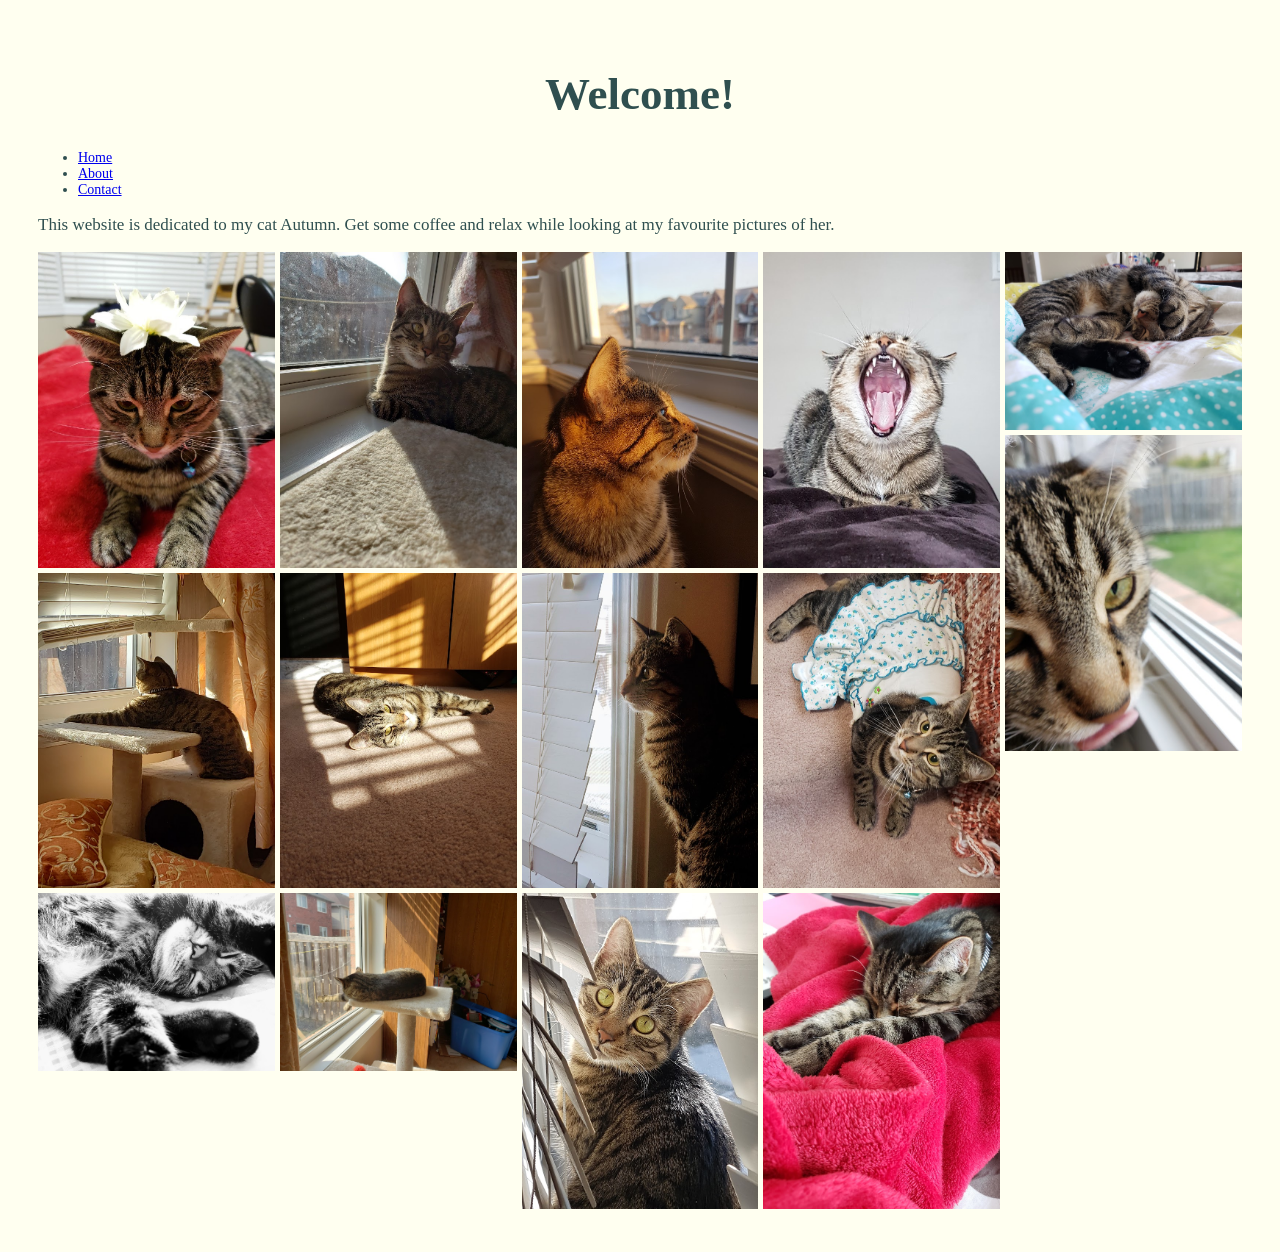
<file: index.html>
<!--
  Name: Yusra Hassan
  Date: January 31, 2021 -
  Description: A clean and simple website title page
  Purpose: Practice with code formatting, lists, some CSS properties; Summary of what I've learned
-->

<!DOCTYPE html>
<html lang="en-ca">
<head> <!--Setting character set, title and style-->
  <meta charset="UTF-8">
  <meta name="viewport" content="width=device-width, initial-scale=1.0">
  <title>Home</title>
  <link rel="stylesheet" href = "style.css">
</head>
<body>
  <h1>Welcome!</h1>
  <ul> <!--Navigation bar-->
    <li><a href="index.html" target = "_self" title = "Home">Home</a></li>
    <li><a href="about.html" target = "_self" title = "Learn about me">About</a></li>
    <li><a href="contact.html" target = "_self" title = "Contact me">Contact</a></li>
  </ul>
  <p>This website is dedicated to my cat Autumn. Get some coffee
 and relax while looking at my favourite pictures of her.</p>
  
  <div id="gallery">
    <img src="autumn1.png">
    <img src="autumn2.png">
    <img src="autumn3.png">
    <img src="autumn4.png">
    <img src="autumn5.png">
    <img src="autumn6.png">
    <img src="autumn7.png">
    <img src="autumn8.png">
    <img src="autumn9.png">
    <img src="autumn10.png">
    <img src="autumn11.png">
    <img src="autumn12.png">
    <img src="autumn13.png">
    <img src="autumn14.png">
  </div>

</body>
</html>
</file>
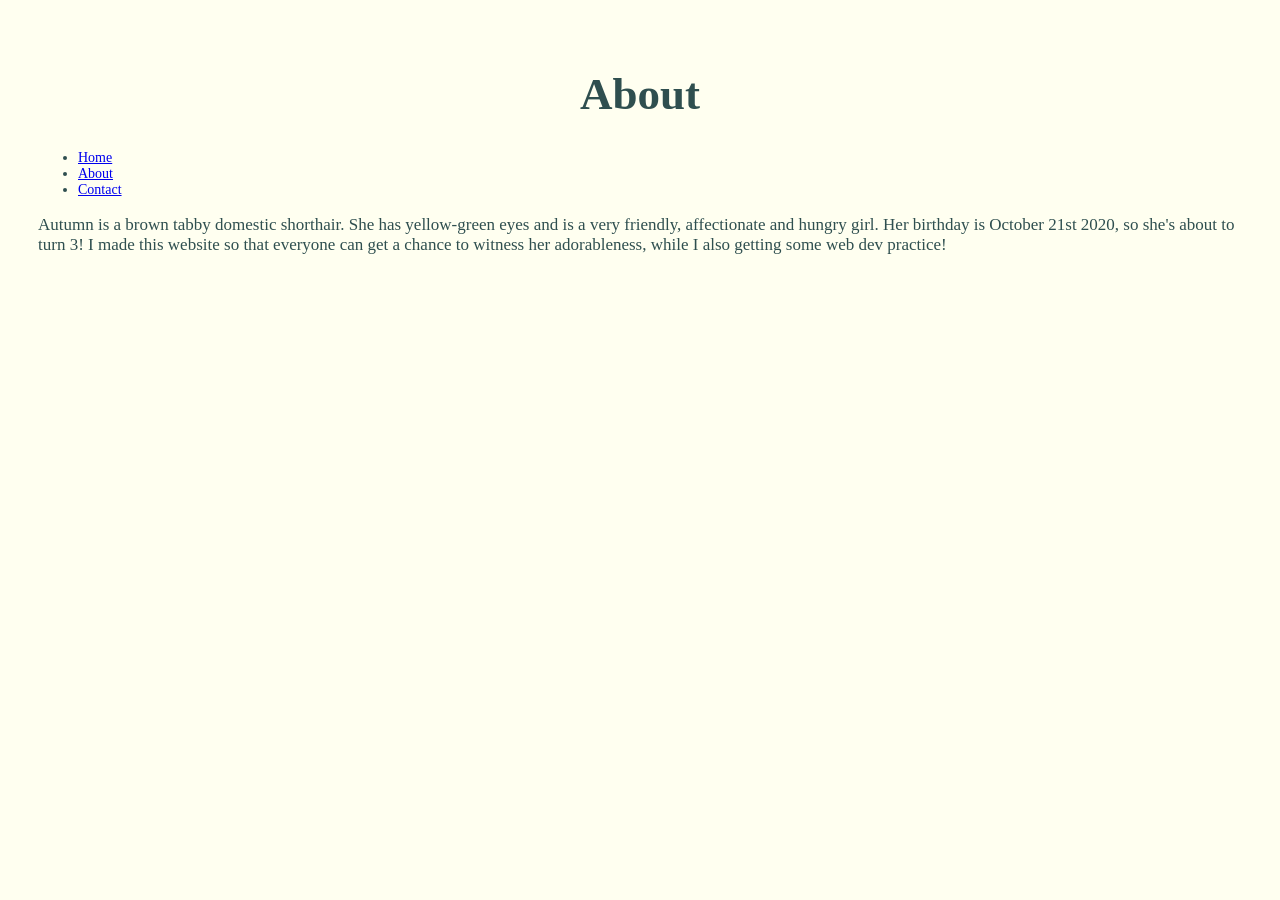
<file: about.html>
<!--
  Name: Yusra Hassan
  Date: January 31, 2021 -
  Description: A clean and simple website title page
  Purpose: Practice with code formatting, lists, some CSS properties; Summary of what I've learned
-->

<!DOCTYPE html>
<html lang="en-ca">
<head> <!--Setting character set, title and style-->
  <meta charset="UTF-8">
  <meta name="viewport" content="width=device-width, initial-scale=1.0">
  <title>About me</title>
  <link rel="stylesheet" href = "style.css">
</head>
<body>
  <h1>About</h1>
  <ul> <!--Navigation bar-->
    <li><a href="index.html" target = "_self" title = "Home">Home</a></li>
    <li><a href="about.html" target = "_self" title = "Learn about me">About</a></li>
    <li><a href="contact.html" target = "_self" title = "Contact me">Contact</a></li>
  </ul>
  <p>Autumn is a brown tabby domestic shorthair. She has yellow-green eyes and is a very
 friendly, affectionate and hungry girl. Her birthday is October 21st 2020,
 so she's about to turn 3! I made this website so that everyone can get a chance to witness
 her adorableness, while I also getting some web dev practice!</p>
</body>
</html>
</file>
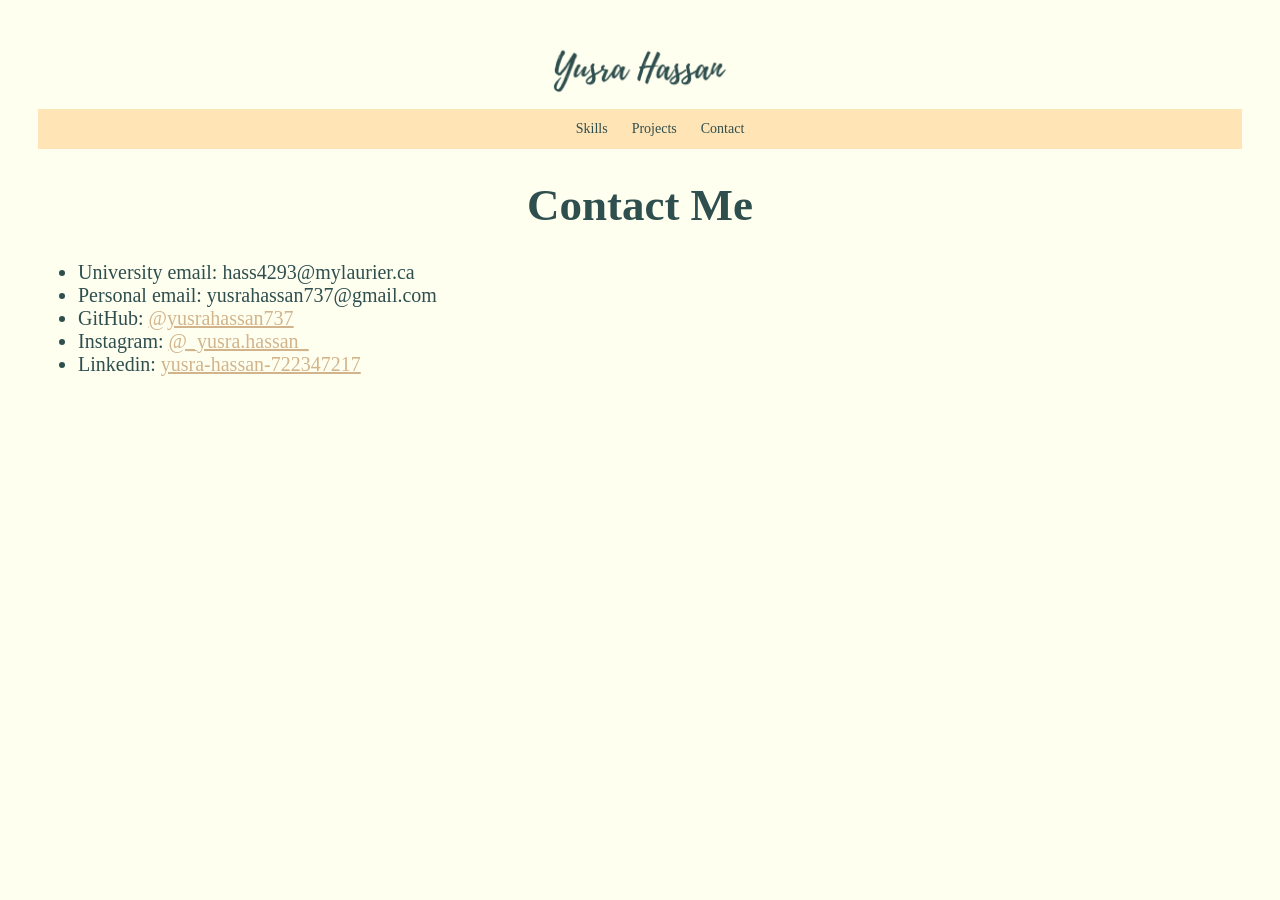
<file: contact.html>
<!DOCTYPE html>
<html lang="en-ca">
<head> <!--Setting character set, title and style-->
  <meta charset="UTF-8">
  <meta name="viewport" content="width=device-width, initial-scale=1.0">
  <title>Contact me</title>
  <link rel="stylesheet" href = "style.css">
</head>
<body>
  <div>
    <img src="logo.png" alt="Yusra Hassan" style = "display:block; margin-left:auto; margin-right:auto; width:15%;">
    <ul id = "nav-bar"> <!--Navigation bar-->
      <li><a href="skills.html" target = "_self" title = "Skills">Skills</a></li>
      <li><a href="projects.html" target = "_self" title = "Projects">Projects</a></li>
      <li><a href="contact.html" target = "_self" title = "Contact me">Contact</a></li>
    </ul>
    <h1>Contact Me</h1>
  </div>
  <div id = "contacts">
    <ul>
      <li>University email: hass4293@mylaurier.ca</li>
      <li>Personal email: yusrahassan737@gmail.com</li>
      <li>GitHub: <a href = "https://github.com/yusrahassan737" target = "_blank">@yusrahassan737</a></li>
      <li>Instagram: <a href = "https://www.instagram.com/_yusra.hassan_/" target = "_blank">@_yusra.hassan_</a></li>
      <li>Linkedin: <a href = "https://www.linkedin.com/in/yusra-hassan-722347217/" target = "_blank">yusra-hassan-722347217</a></li>
    </ul>
  </div>
</body>
</html>
</file>
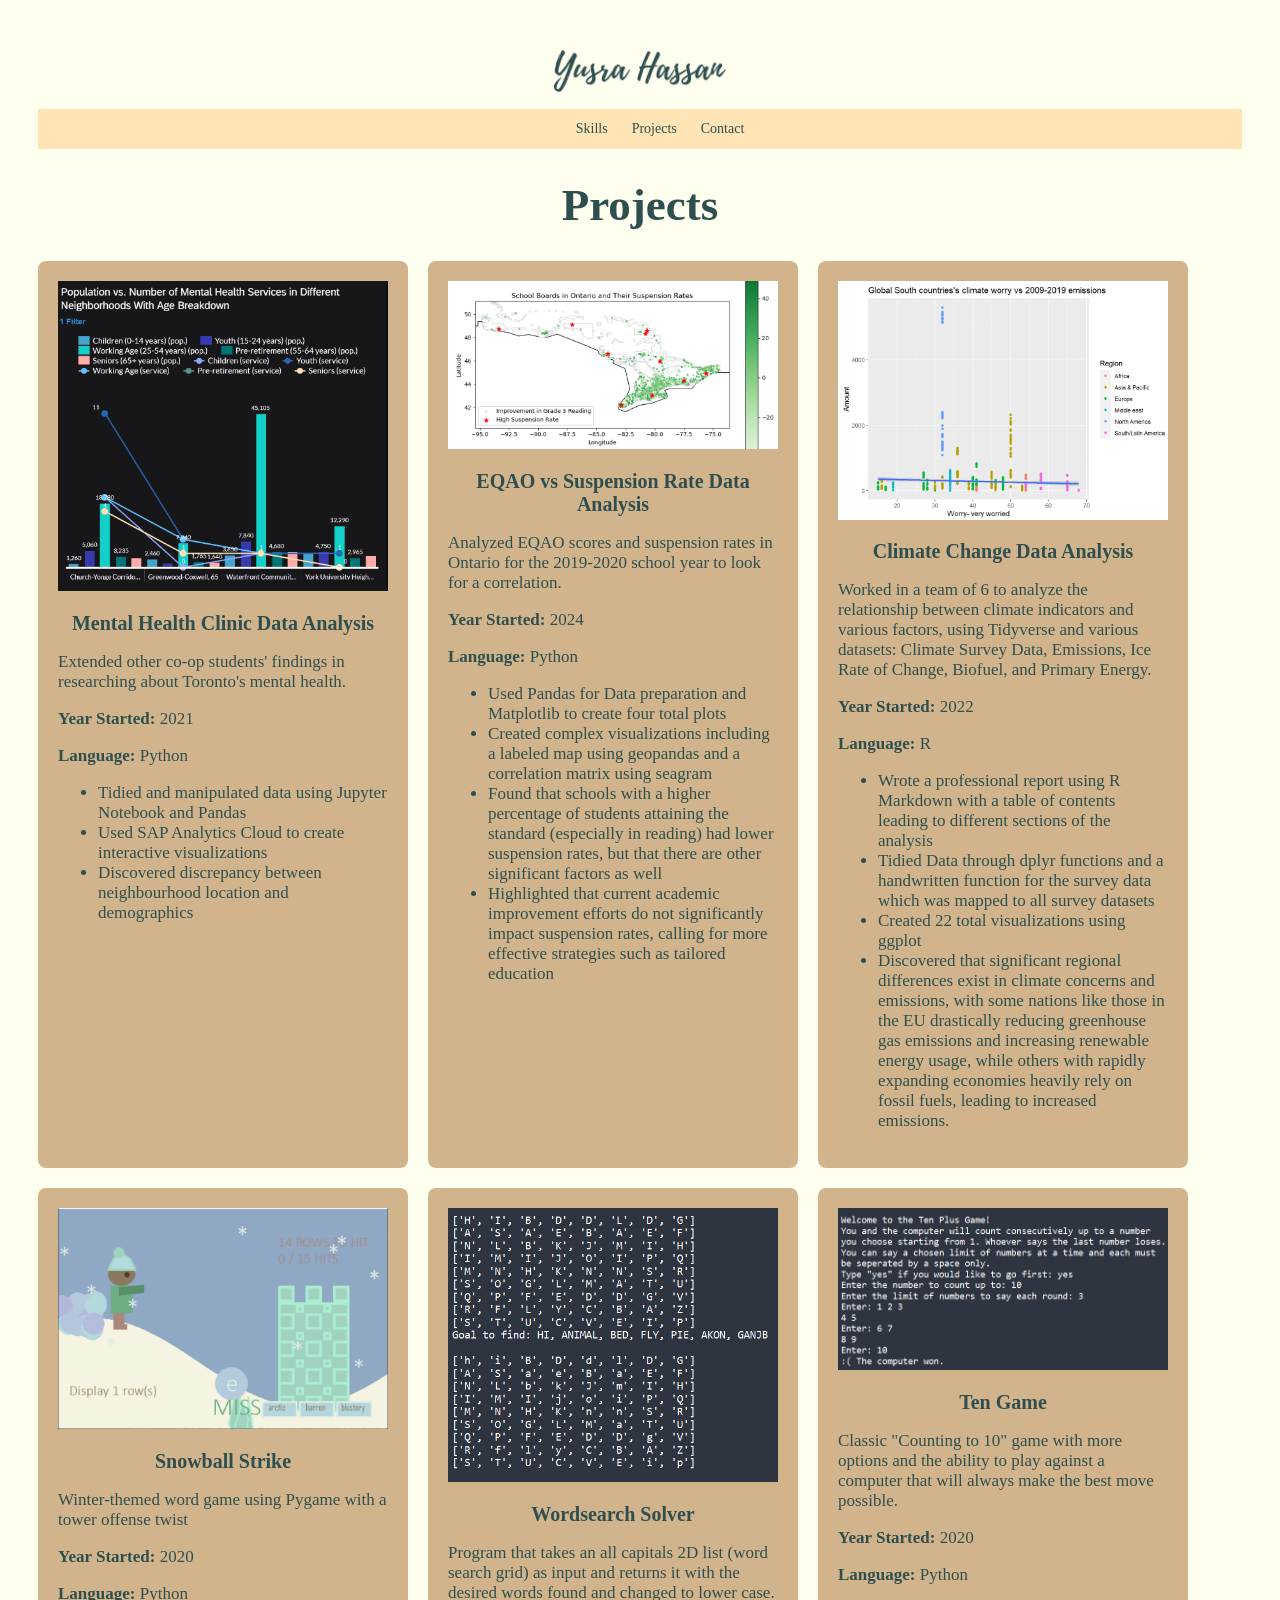
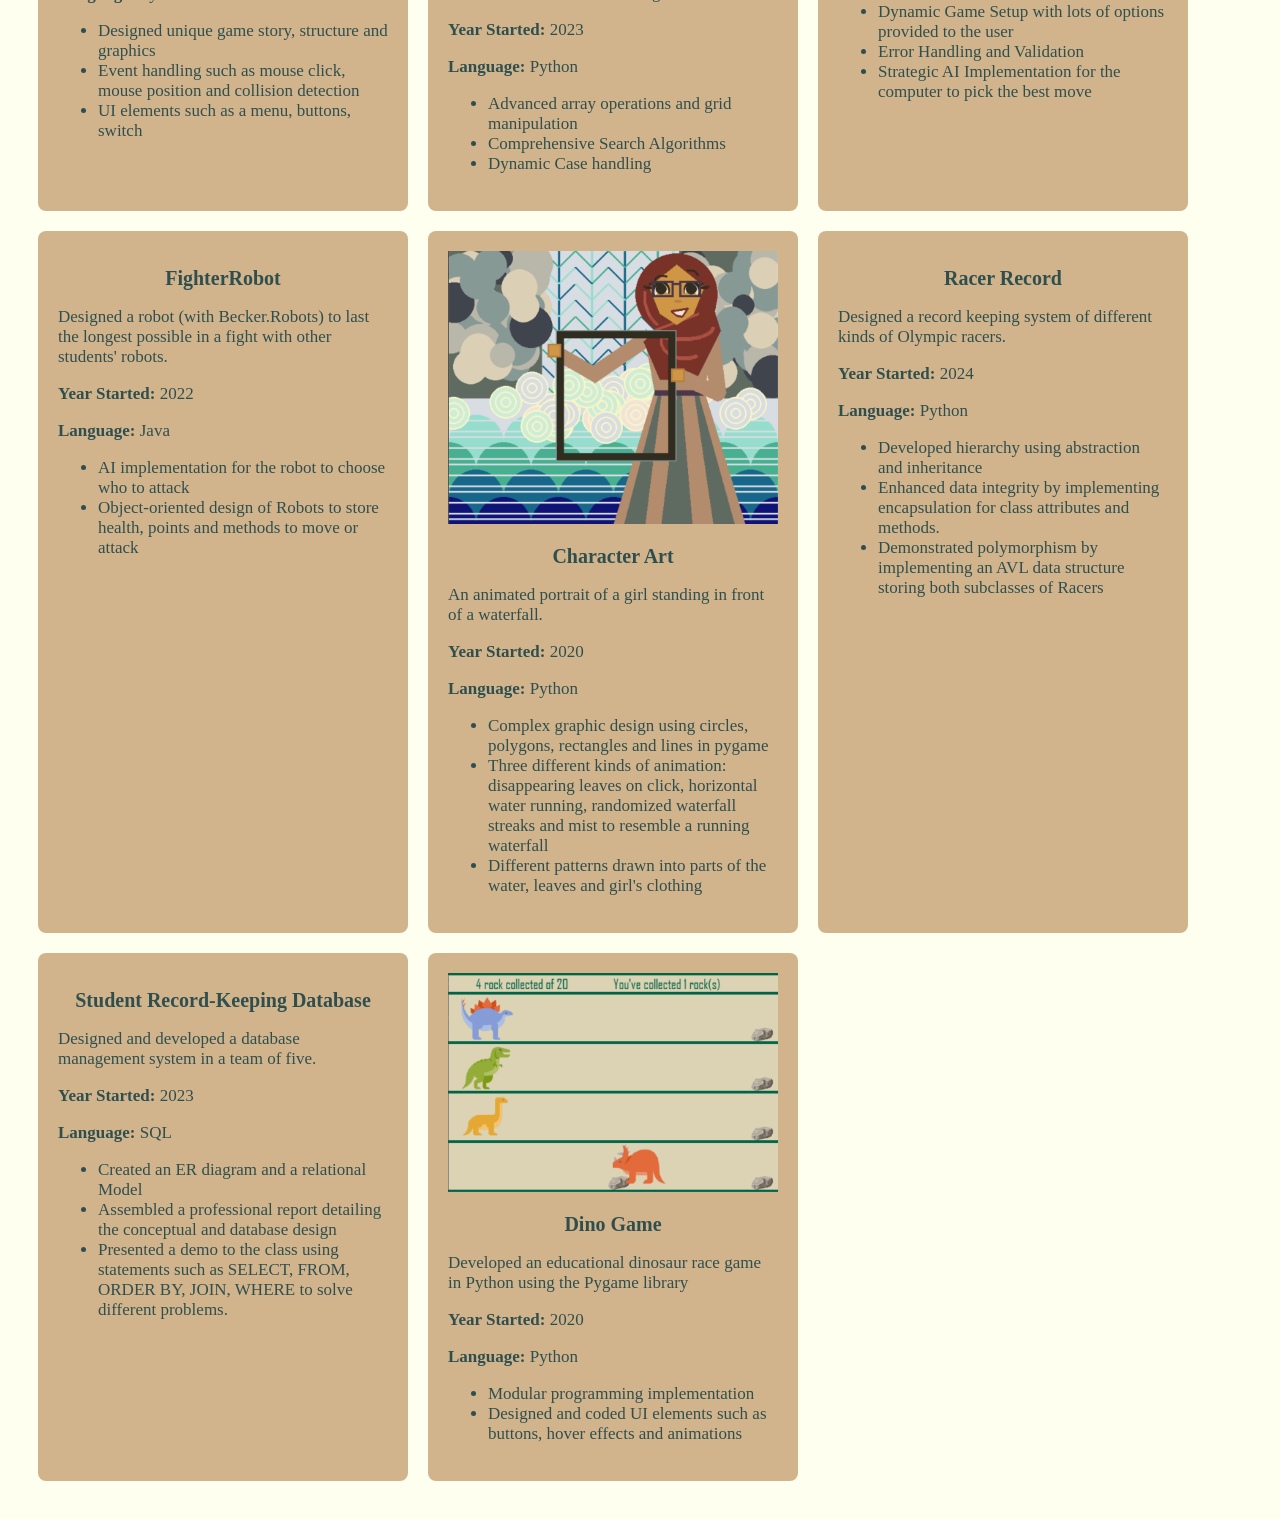
<file: projects.html>
<!--
  Name: Yusra Hassan
  Date: January 31, 2021 -
  Description: A clean and simple website title page
  Purpose: Practice with code formatting, lists, some CSS properties; Summary of what I've learned
-->

<!DOCTYPE html>
<html lang="en-ca">
<head> <!--Setting character set, title and style-->
  <meta charset="UTF-8">
  <meta name="viewport" content="width=device-width, initial-scale=1.0">
  <title>About me</title>
  <link rel="stylesheet" href = "style.css">
</head>
<body>
  <div>
    <img src="logo.png" alt="Yusra Hassan" style = "display:block; margin-left:auto; margin-right:auto; width:15%;">
    <ul id = "nav-bar"> <!--Navigation bar-->
      <li><a href="skills.html" target = "_self" title = "Skills">Skills</a></li>
      <li><a href="projects.html" target = "_self" title = "Projects">Projects</a></li>
      <li><a href="contact.html" target = "_self" title = "Contact me">Contact</a></li>
    </ul>
    <h1>Projects</h1>
  </div>
  <div class = "project-list">
    <div class="project">
      <img src="mental.png">
      <h2>Mental Health Clinic Data Analysis</h2>
      <p>Extended other co-op students' findings in researching about Toronto's mental health.</p>
      <p><strong>Year Started:</strong> 2021</p>
      <p><strong>Language:</strong> Python</p>
      <ul>
        <li>Tidied and manipulated data using Jupyter Notebook and Pandas</li>
        <li>Used SAP Analytics Cloud to create interactive visualizations</li>
        <li>Discovered discrepancy between neighbourhood location and demographics</li>
      </ul>
    </div>

    <div class="project">
      <img src="eqao.png">
      <h2>EQAO vs Suspension Rate Data Analysis</h2>
      <p>Analyzed EQAO scores and suspension rates in Ontario for the 2019-2020 school year to look for a correlation.</p>
      <p><strong>Year Started:</strong> 2024</p>
      <p><strong>Language:</strong> Python</p>
      <ul>
        <li>Used Pandas for Data preparation and Matplotlib to create four total plots</li>
        <li>Created complex visualizations including a labeled map using geopandas and a correlation matrix using seagram</li>
        <li>Found that schools with a higher percentage of students attaining the standard (especially in reading) had lower suspension rates, but that there are other significant factors as well</li>
        <li>Highlighted that current academic improvement efforts do not significantly impact suspension rates, calling for more effective strategies such as tailored education</li>
      </ul>
    </div>

    <div class="project">
      <img src="climate.png">
      <h2>Climate Change Data Analysis</h2>
      <p>Worked in a team of 6 to analyze the relationship between climate indicators and various factors, using Tidyverse and various datasets: Climate Survey Data, Emissions, Ice Rate of Change, Biofuel, and Primary Energy.</p>
      <p><strong>Year Started:</strong> 2022</p>
      <p><strong>Language:</strong> R</p>
      <ul>
        <li>Wrote a professional report using R Markdown with a table of contents leading to different sections of the analysis</li>
        <li>Tidied Data through dplyr functions and a handwritten function for the survey data which was mapped to all survey datasets</li>
        <li>Created 22 total visualizations using ggplot</li>
        <li>Discovered that significant regional differences exist in climate concerns and emissions, with some nations like those in the EU drastically reducing greenhouse gas emissions and increasing renewable energy usage, while others with rapidly expanding economies heavily rely on fossil fuels, leading to increased emissions.</li>
      </ul>
    </div>

    <div class="project">
      <img src="snow.png">
      <h2>Snowball Strike</h2>
      <p>Winter-themed word game using Pygame with a tower offense twist</p>
      <p><strong>Year Started:</strong> 2020</p>
      <p><strong>Language:</strong> Python</p>
      <ul>
          <li>Designed unique game story, structure and graphics</li>
          <li>Event handling such as mouse click, mouse position and collision detection</li>
          <li>UI elements such as a menu, buttons, switch</li>
      </ul>
    </div>

    <div class="project">
      <img src="wordsearch.png">
      <h2>Wordsearch Solver</h2>
      <p>Program that takes an all capitals 2D list (word search grid) as input and returns it with the desired words found and changed to lower case.</p>
      <p><strong>Year Started:</strong> 2023</p>
      <p><strong>Language:</strong> Python</p>
      <ul>
        <li>Advanced array operations and grid manipulation</li>
        <li>Comprehensive Search Algorithms</li>
        <li>Dynamic Case handling</li>
      </ul>
    </div>

    <div class="project">
      <img src="ten.png">
      <h2>Ten Game</h2>
      <p>Classic "Counting to 10" game with more options and the ability to play against a computer that will always make the best move possible.</p>
      <p><strong>Year Started:</strong> 2020</p>
      <p><strong>Language:</strong> Python</p>
      <ul>
        <li>Dynamic Game Setup with lots of options provided to the user</li>
        <li>Error Handling and Validation</li>
        <li>Strategic AI Implementation for the computer to pick the best move</li>
      </ul>
    </div>

    <div class="project">
      <h2>FighterRobot</h2>
      <p>Designed a robot (with Becker.Robots) to last the longest possible in a fight with other students' robots.</p>
      <p><strong>Year Started:</strong> 2022</p>
      <p><strong>Language:</strong> Java</p>
      <ul>
        <li>AI implementation for the robot to choose who to attack</li>
        <li>Object-oriented design of Robots to store health, points and methods to move or attack</li>
      </ul>
    </div>

    <div class="project">
      <img src="character.png">
      <h2>Character Art</h2>
      <p>An animated portrait of a girl standing in front of a waterfall.</p>
      <p><strong>Year Started:</strong> 2020</p>
      <p><strong>Language:</strong> Python</p>
      <ul>
        <li>Complex graphic design using circles, polygons, rectangles and lines in pygame</li>
        <li>Three different kinds of animation: disappearing leaves on click, horizontal water running, randomized waterfall streaks and mist to resemble a running waterfall</li>
        <li>Different patterns drawn into parts of the water, leaves and girl's clothing</li>
      </ul>
    </div>

    <div class="project">
      <h2>Racer Record</h2>
      <p>Designed a record keeping system of different kinds of Olympic racers.</p>
      <p><strong>Year Started:</strong> 2024</p>
      <p><strong>Language:</strong> Python</p>
      <ul>
        <li>Developed hierarchy using abstraction and inheritance</li>
        <li>Enhanced data integrity by implementing encapsulation for class attributes and methods.</li>
        <li>Demonstrated polymorphism by implementing an AVL data structure storing both subclasses of Racers</li>
      </ul>
    </div>

    <div class="project">
      <h2>Student Record-Keeping Database</h2>
      <p>Designed and developed a database management system in a team of five.</p>
      <p><strong>Year Started:</strong> 2023</p>
      <p><strong>Language:</strong> SQL</p>
      <ul>
        <li>Created an ER diagram and a relational Model</li>
        <li>Assembled a professional report detailing the conceptual and database design</li>
        <li>Presented a demo to the class using statements such as SELECT, FROM, ORDER BY, JOIN, WHERE to solve different problems.</li>
      </ul>
    </div>

    <div class="project">
      <img src="dino.png">
      <h2>Dino Game</h2>
      <p>Developed an educational dinosaur race game in Python using the Pygame library</p>
      <p><strong>Year Started:</strong> 2020</p>
      <p><strong>Language:</strong> Python</p>
      <ul>
        <li>Modular programming implementation</li>
        <li>Designed and coded UI elements such as buttons, hover effects and animations</li>
      </ul>
    </div>
  </div>
</body>
</html>
</file>
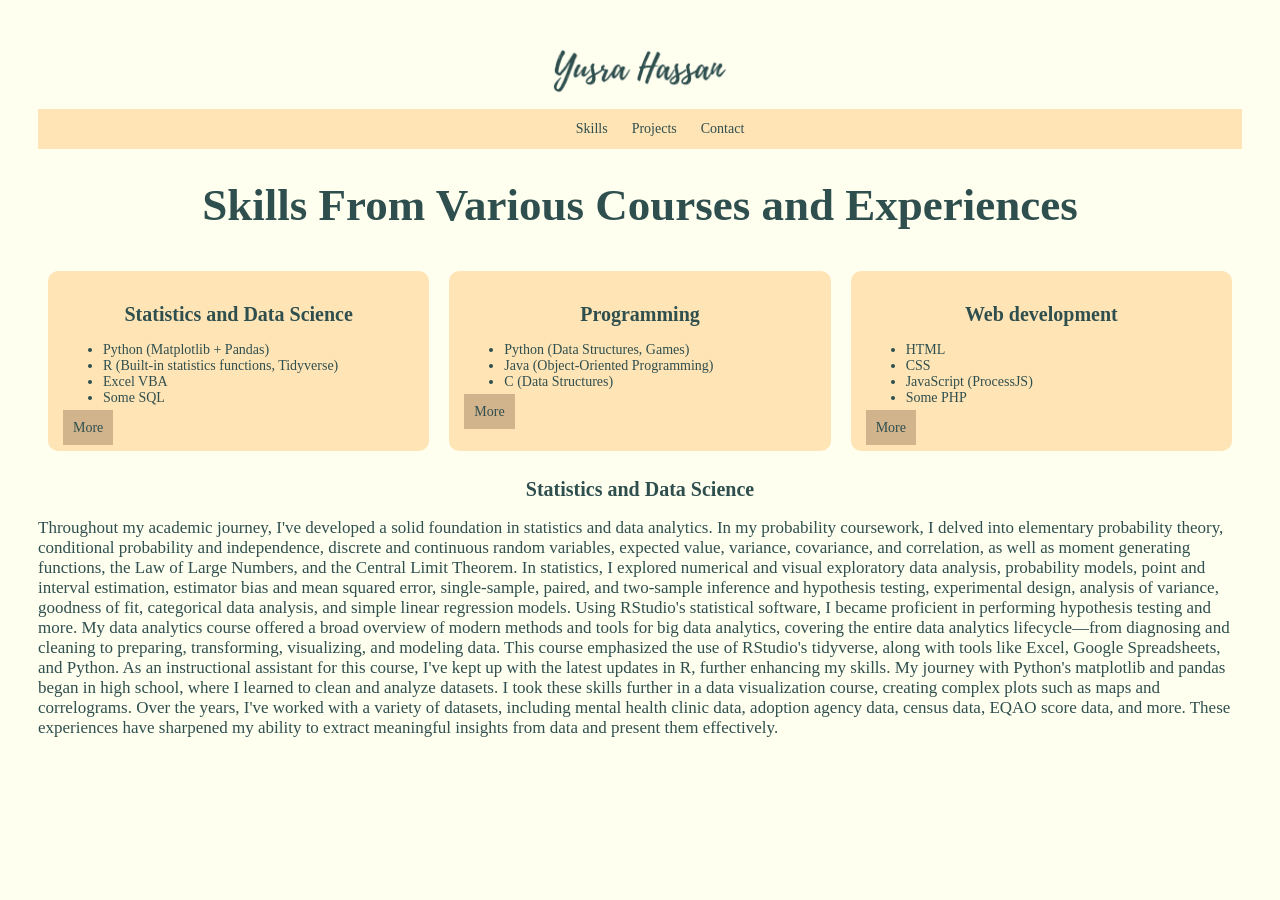
<file: skills.html>
<!--
  Name: Yusra Hassan
  Date: January 31, 2021 -2024
  Description: A clean and simple website title page
  Purpose: Practice with code formatting, lists, some CSS properties; Summary of what I've learned
-->

<!DOCTYPE html>
<html lang="en-ca">
<head> <!--Setting character set, title and style-->
  <meta charset="UTF-8">
  <meta name="viewport" content="width=device-width, initial-scale=1.0">
  <title>Home</title>
  <link rel="stylesheet" href = "style.css">
</head>
<body>
  <div>
    <img src="logo.png" alt="Yusra Hassan" style = "display:block; margin-left:auto; margin-right:auto; width:15%;">
    <ul id = "nav-bar"> <!--Navigation bar-->
      <li><a href="skills.html" target = "_self" title = "Skills">Skills</a></li>
      <li><a href="projects.html" target = "_self" title = "Projects">Projects</a></li>
      <li><a href="contact.html" target = "_self" title = "Contact me">Contact</a></li>
    </ul>
    <h1>Skills From Various Courses and Experiences</h1>
  </div>
  <div class="skill-container">
    <div class="skill-box">
      <h2>Statistics and Data Science</h2>
      <ul>
        <li>Python (Matplotlib + Pandas)</li>
        <li>R (Built-in statistics functions, Tidyverse)</li>
        <li>Excel VBA</li>
        <li>Some SQL</li>
      </ul>
      <a href="#stats">More</a>
    </div>
    <div class="skill-box">
      <h2>Programming</h2>
      <ul>
        <li>Python (Data Structures, Games)</li>
        <li>Java (Object-Oriented Programming)</li>
        <li>C (Data Structures)</li>
      </ul>
      <a href="#programming">More</a>
    </div>
    <div class="skill-box">
      <h2>Web development</h2>
      <ul>
        <li>HTML</li>
        <li>CSS</li>
        <li>JavaScript (ProcessJS)</li>
        <li>Some PHP</li>
      </ul>
      <a href="#webdev">More</a>
    </div>
  </div>

  <h2 id = "stats">Statistics and Data Science</h2>
  <p>
Throughout my academic journey, I've developed a solid foundation in statistics and data analytics. In
my probability coursework, I delved into elementary probability theory, conditional probability and
independence, discrete and continuous random variables, expected value, variance, covariance, and
correlation, as well as moment generating functions, the Law of Large Numbers, and the Central Limit
Theorem. In statistics, I explored numerical and visual exploratory data analysis, probability models,
point and interval estimation, estimator bias and mean squared error, single-sample, paired, and
two-sample inference and hypothesis testing, experimental design, analysis of variance, goodness of fit,
categorical data analysis, and simple linear regression models. Using RStudio's statistical software, I
became proficient in performing hypothesis testing and more.
My data analytics course offered a broad overview of modern methods and tools for big data analytics,
 covering the entire data analytics lifecycle—from diagnosing and cleaning to preparing, transforming,
visualizing, and modeling data. This course emphasized the use of RStudio's tidyverse, along with tools
 like Excel, Google Spreadsheets, and Python. As an instructional assistant for this course, I've kept up
 with the latest updates in R, further enhancing my skills.
My journey with Python's matplotlib and pandas began in high school, where I learned to clean and
analyze datasets. I took these skills further in a data visualization course, creating complex plots such
as maps and correlograms. Over the years, I've worked with a variety of datasets, including mental health
clinic data, adoption agency data, census data, EQAO score data, and more. These experiences have
sharpened my ability to extract meaningful insights from data and present them effectively.
  </p>
</body>
</html>
</file>
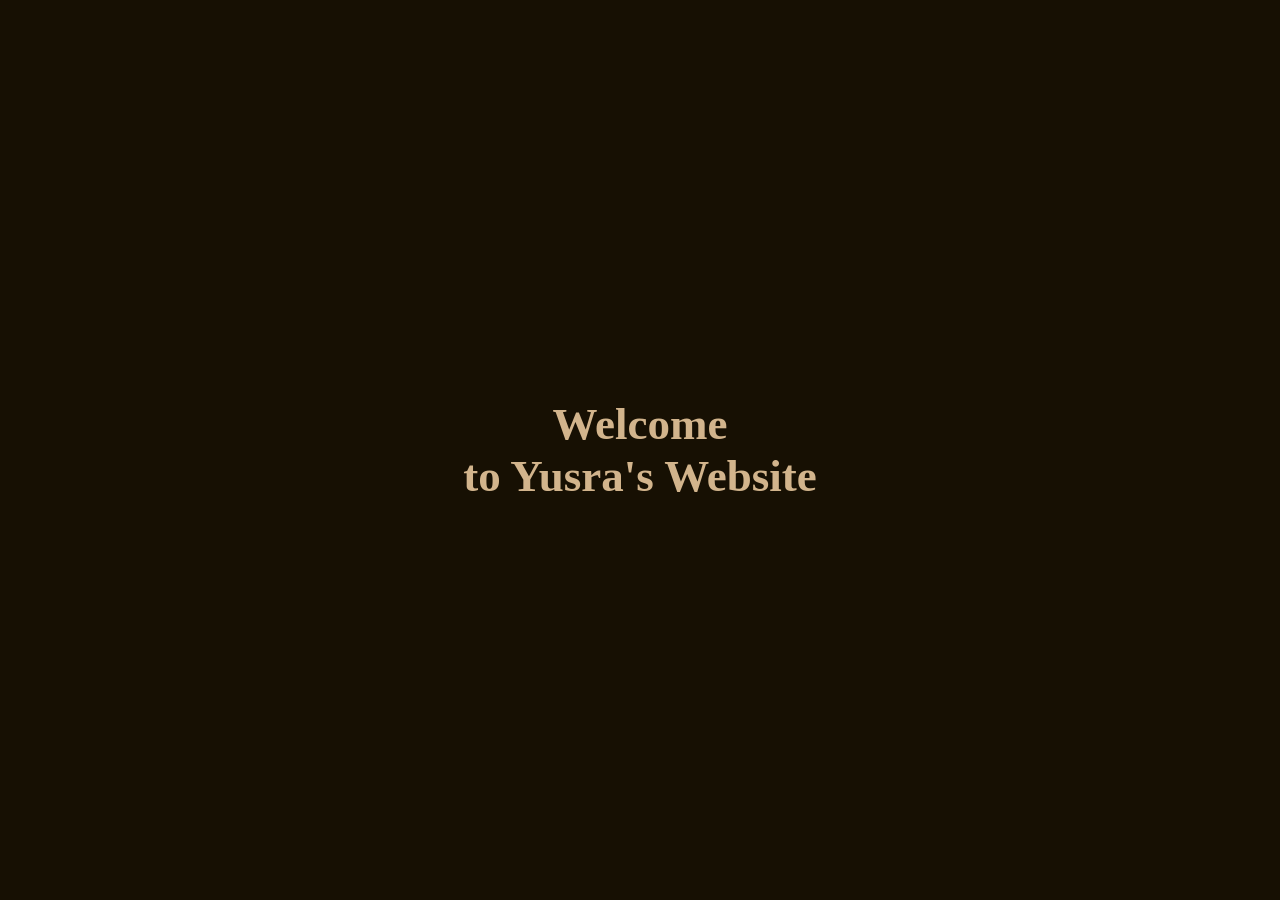
<file: welcome.html>
<!--
  Name: Yusra Hassan
  Date: January 31, 2021 -2024
  Description: A clean and simple website title page
  Purpose: Practice with code formatting, lists, some CSS properties; Summary of what I've learned
-->

<!DOCTYPE html>
<html lang="en-ca">
<head>
  <meta charset="UTF-8">
  <meta name="viewport" content="width=device-width, initial-scale=1.0">
  <title>Welcome</title>
  <link rel="stylesheet" href = "style.css">
</head>
<body>
  <div id = "welcome-screen" onclick = "changeScreen()">
    <h1>Welcome<br>to Yusra's Website</h1>
  </div>
  <div id = "main-content">
    <img src="logo.png" alt="Yusra Hassan" style = "display:block; margin-left:auto; margin-right:auto; width:15%;">
    <ul id = "nav-bar">
      <li><a href="skills.html" target = "_self" title = "Skills">Skills</a></li>
      <li><a href="projects.html" target = "_self" title = "Projects">Projects</a></li>
      <li><a href="contact.html" target = "_self" title = "Contact me">Contact</a></li>
    </ul>
  </div>
  <script>
    function changeScreen() {
      var welcome = document.getElementById('welcome-screen');
      welcome.classList.add('fade');
      setTimeout(function() {
        var main = document.getElementById('main-content');
        welcome.style.display = 'none';
        main.style.display = 'block';
      }, 1000);
    }
  </script>
  <h2>Hi, I'm a third-year data science student excited to join the world of tech.</h2>
  <h2>Click on my skills or projects to learn more about me!</h2>
</body>
</html>
</file>
<file: style.css>
#welcome-screen {
    position: fixed;
    top: 0;
    left: 0;
    width: 100%;
    height: 100%;
    background: #171003;
    color: tan;
    display: flex;
    flex-direction: column;
    justify-content: center;
    align-items: center;
    cursor: pointer;
    transition: opacity 1s ease-out;
}

#welcome-screen.fade {
  opacity: 0;
}

body {
  background-color:ivory;
  color:DarkSlateGrey;
  padding:30px;
  font-size:14px;
}
h1 {
  font-size:45px;
  text-align:center;
}
h2 {
  font-size:20px;
  text-align:center;
}
p {
  font-size:17px;
}
#contacts {
  font-size:20px
}
#contacts li a {
  text-decoration:underline;
  color:tan
}
#nav-bar {
  overflow:hidden;
  display:flex;
  justify-content:center;
  background-color:moccasin;
  list-style-type:none;
}
.skill-container {
  display:flex;
  justify-content:space-around;
}
.skill-box {
  background-color:moccasin;
  padding: 15px;
  margin: 10px;
  flex: 1; /* Make the boxes flex to fit the container */
  border-radius: 10px;
}
.skill-box a {
  color:DarkSlateGrey;
  text-decoration:none;
  background-color:tan;
  padding:10px;
}
#nav-bar li a {
  float:left;
  padding:12px;
  text-decoration:none;
  color:DarkSlateGrey;
}
#nav-bar li a:hover {
  background-color:tan;
}
.project-list {
  display: flex;
  flex-wrap: wrap;
  gap: 20px;
}
.project {
  background-color:tan;
  padding:20px;
  border-radius:8px;
  width:330px;
}

.project img {
  max-width: 100%; 
}

.project ul {
  font-size:17px;
}
/*Learned from Medium Website*/
#gallery {
   line-height:0;
   -webkit-column-count:5; /* split it into 5 columns */
   -webkit-column-gap:5px; /* give it a 5px gap between columns */
   -moz-column-count:5;
   -moz-column-gap:5px;
   column-count:5;
   column-gap:5px;
}
#gallery img {
   width: 100% !important;
   height: auto !important;
   margin-bottom:5px; /* to match column gap */
}
</file>
